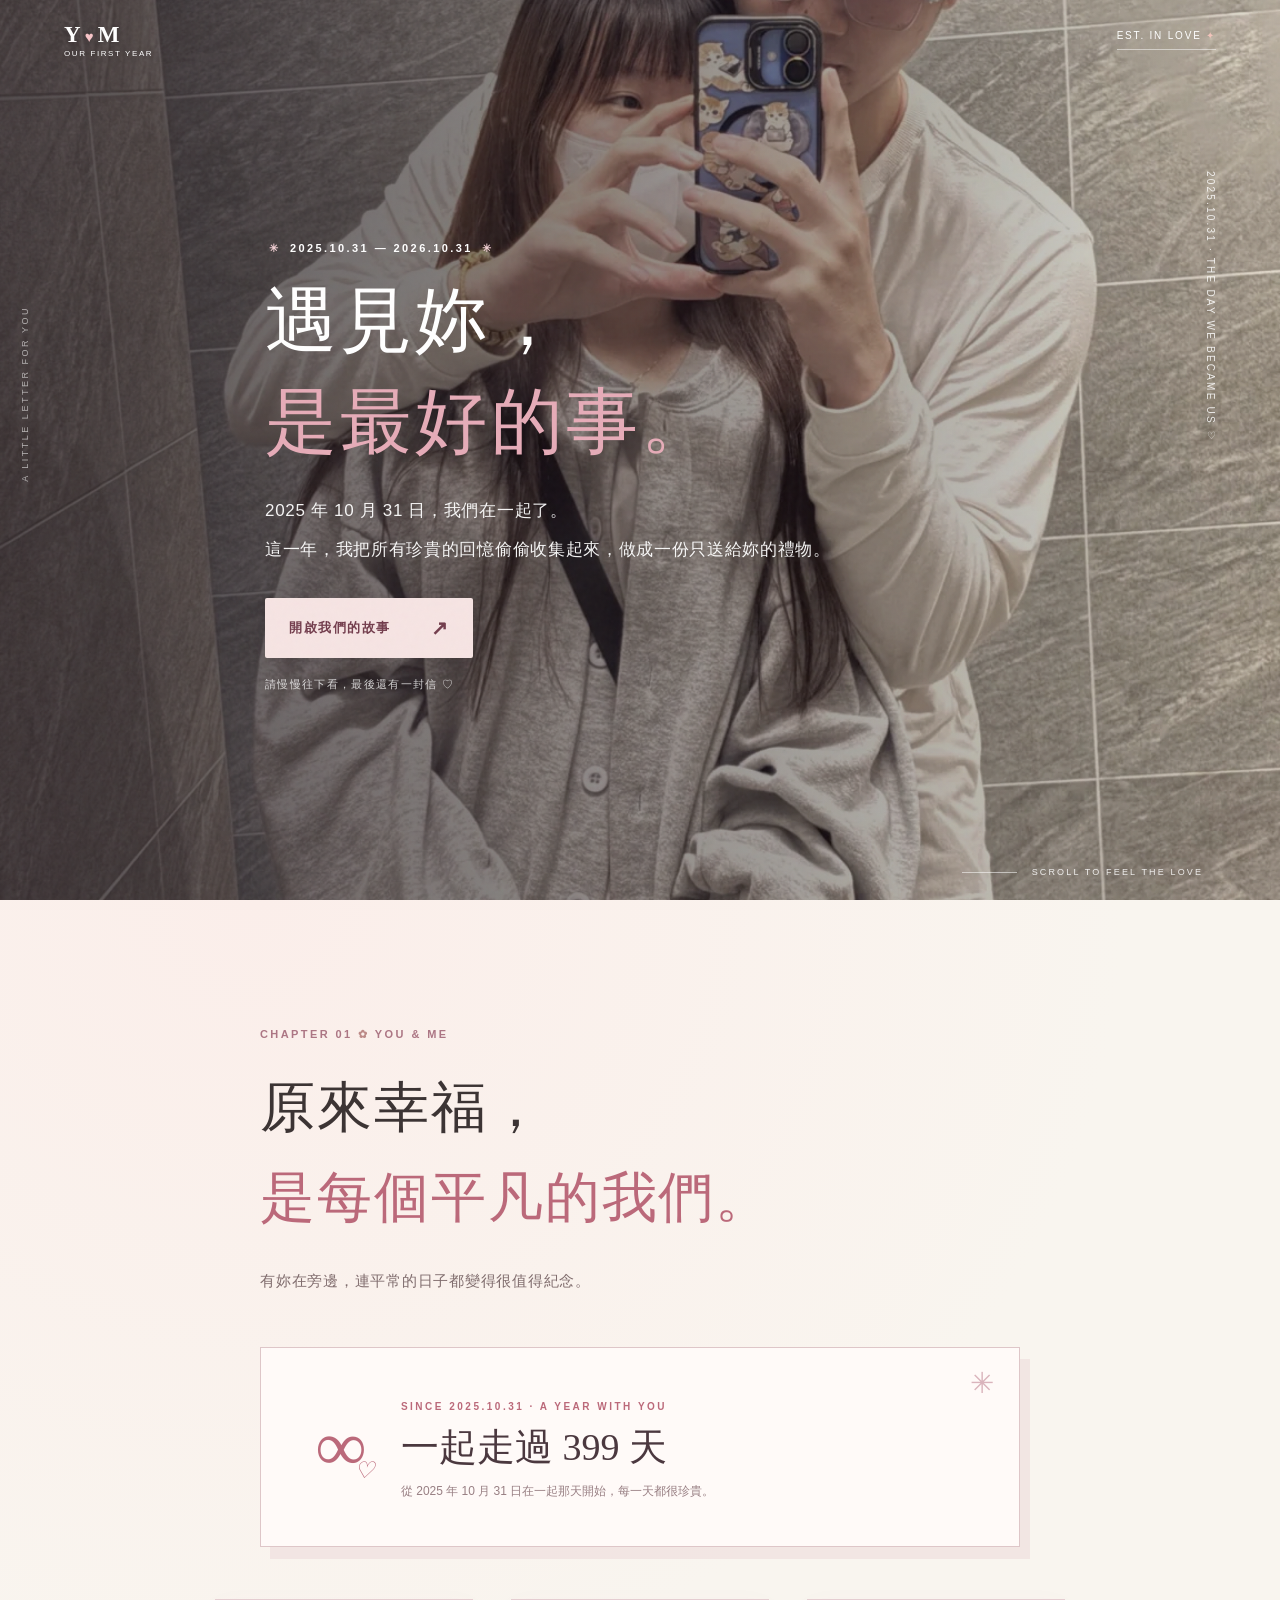
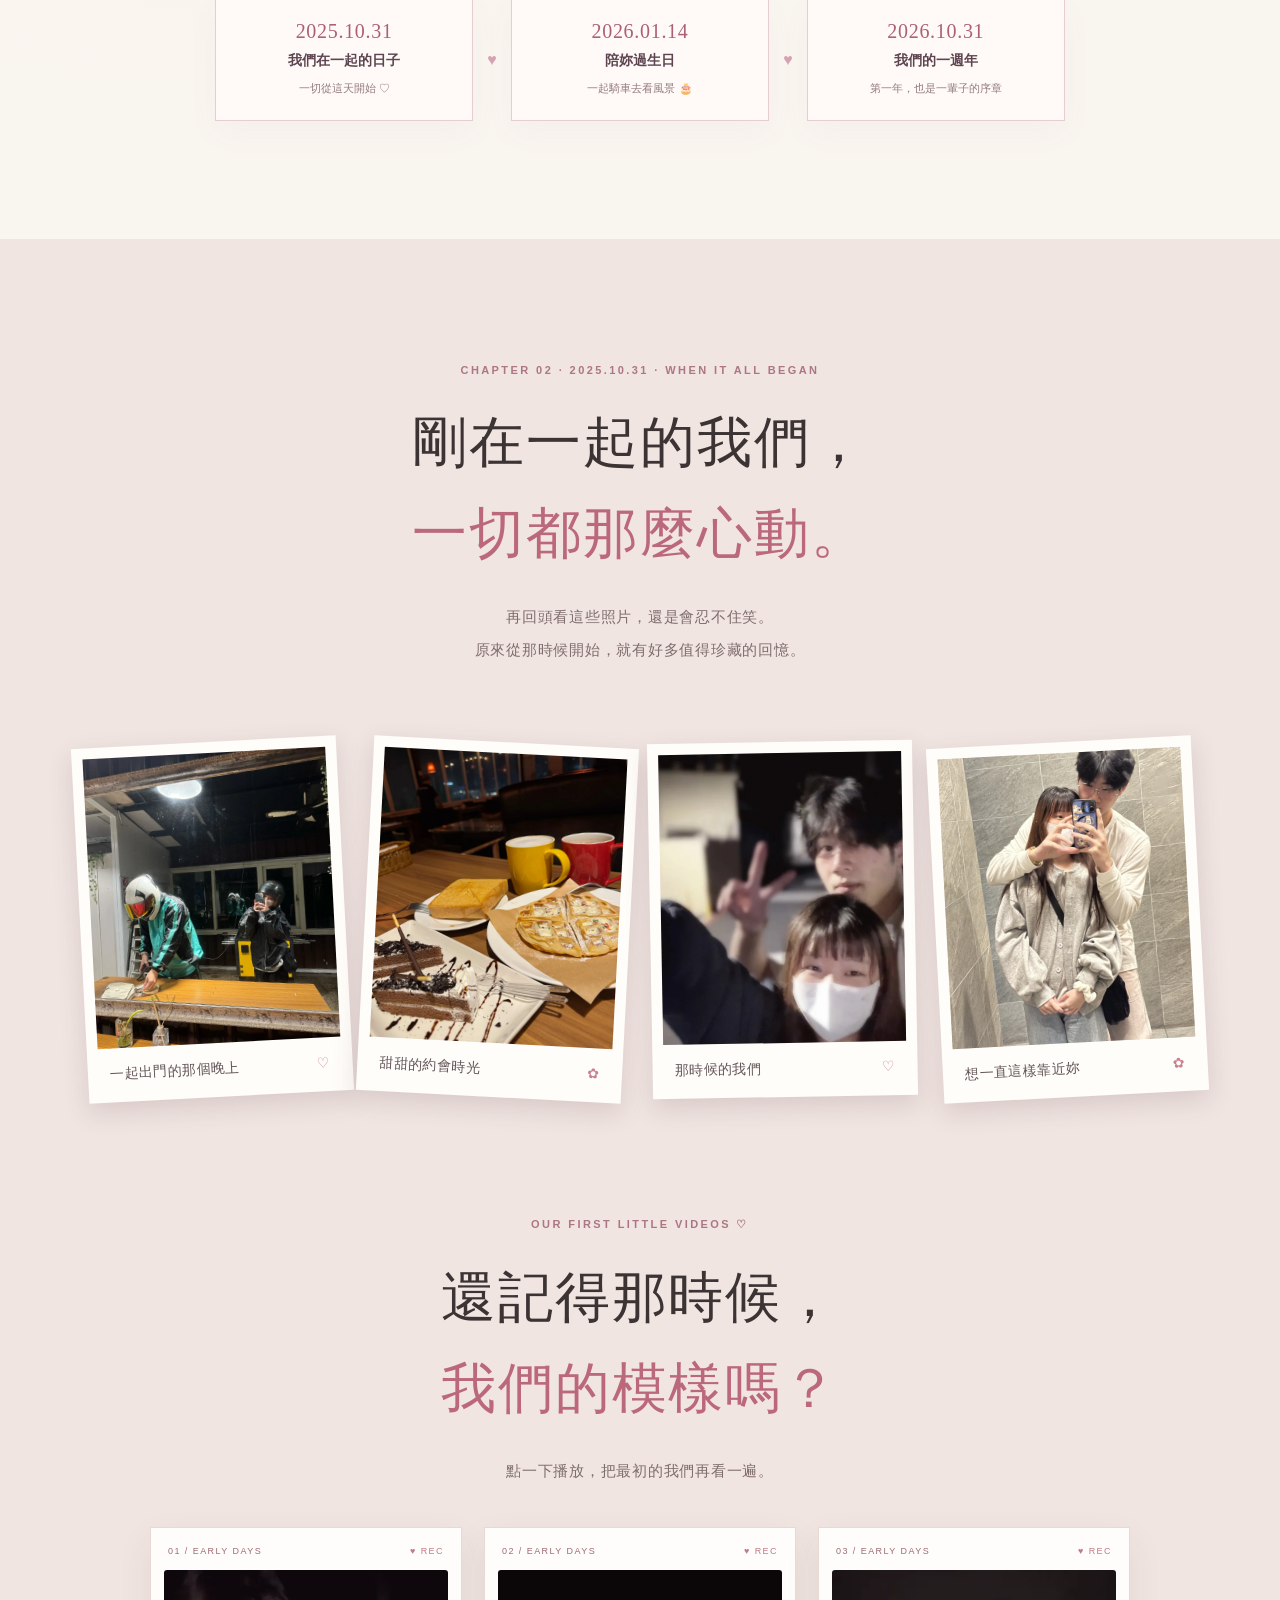
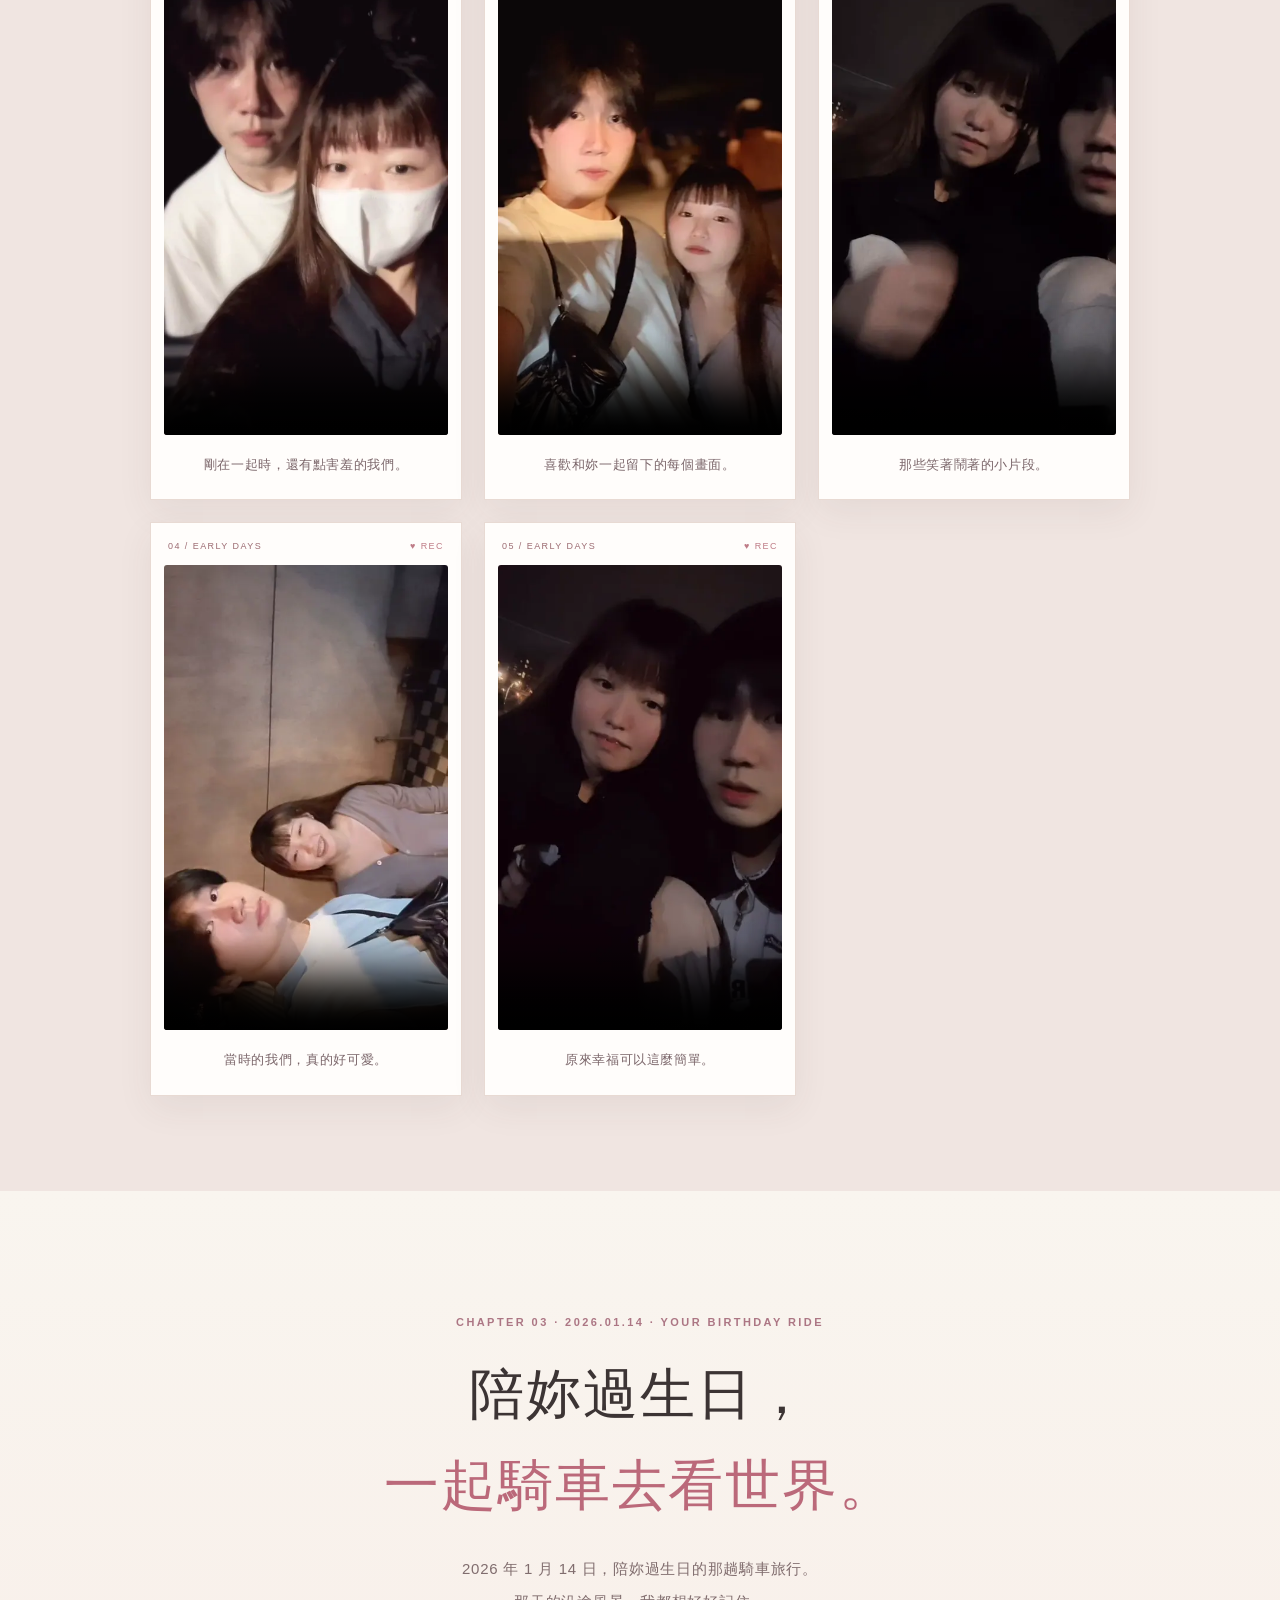
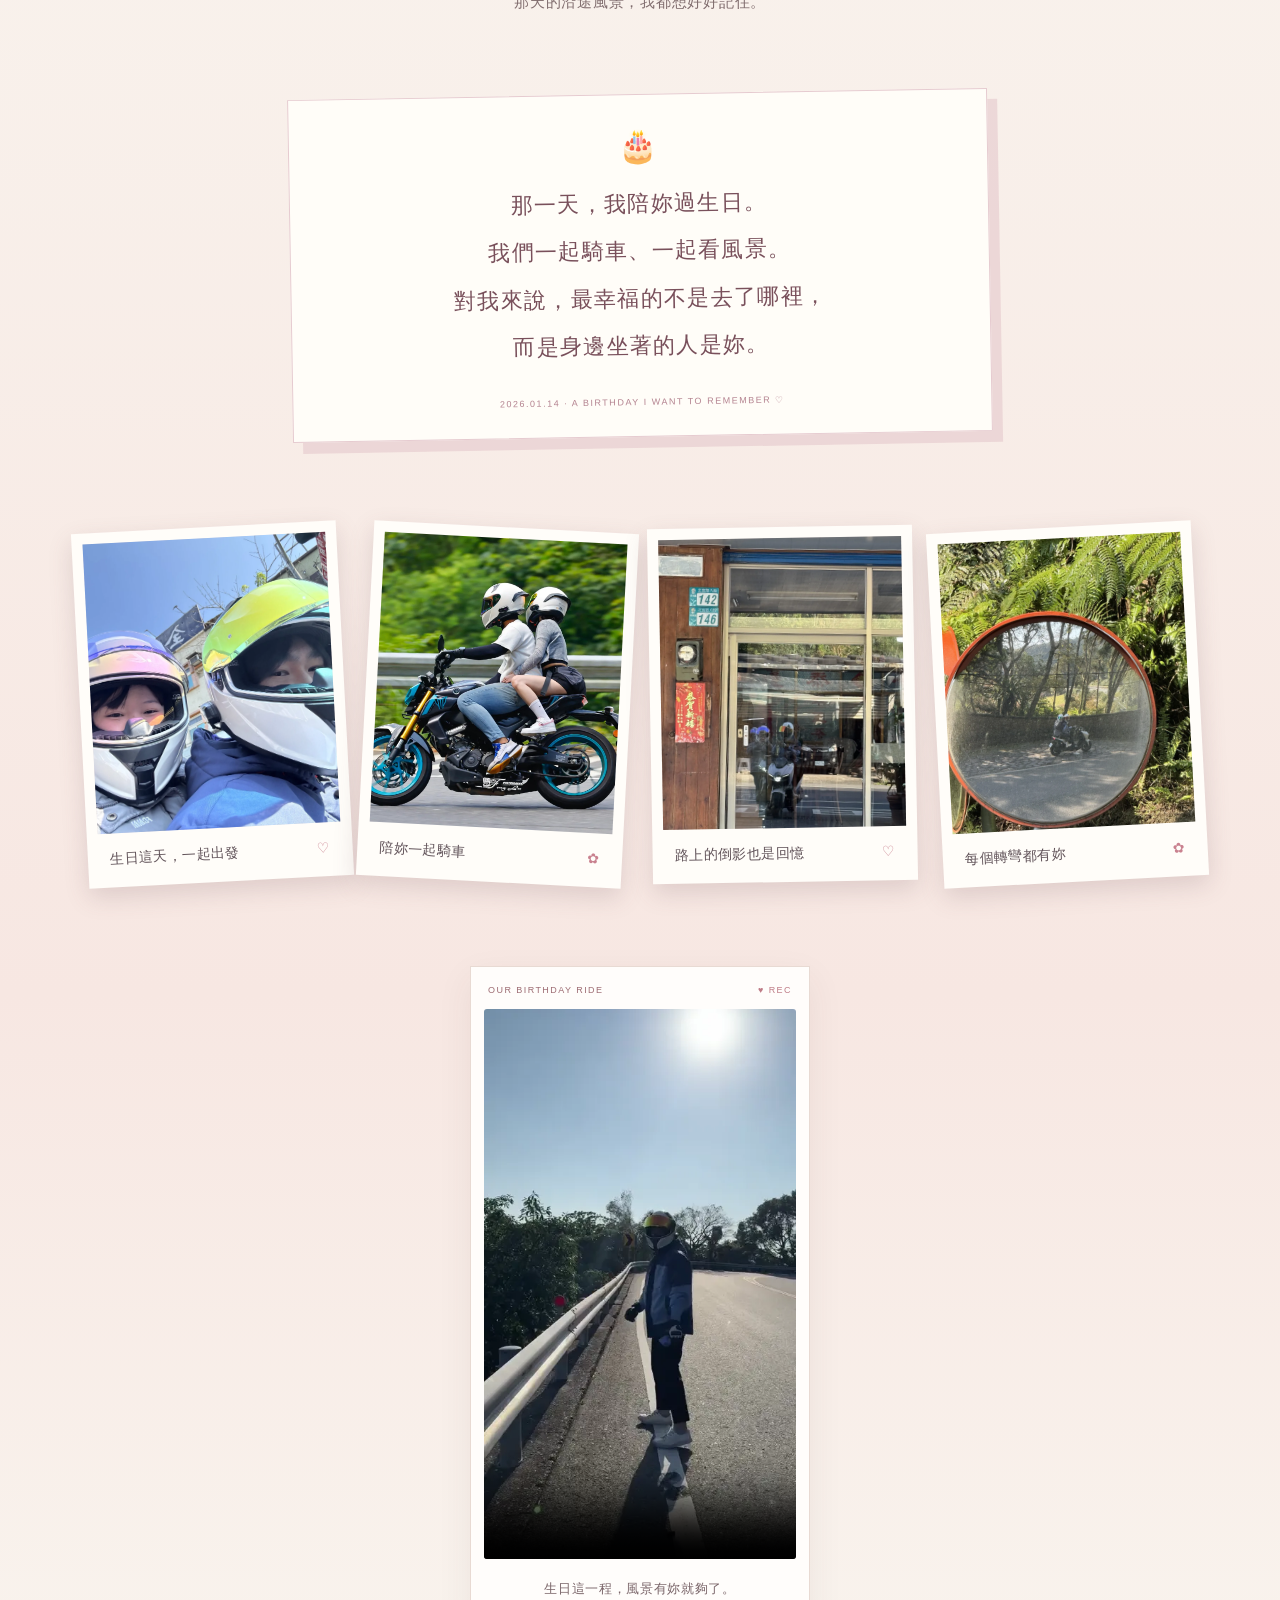
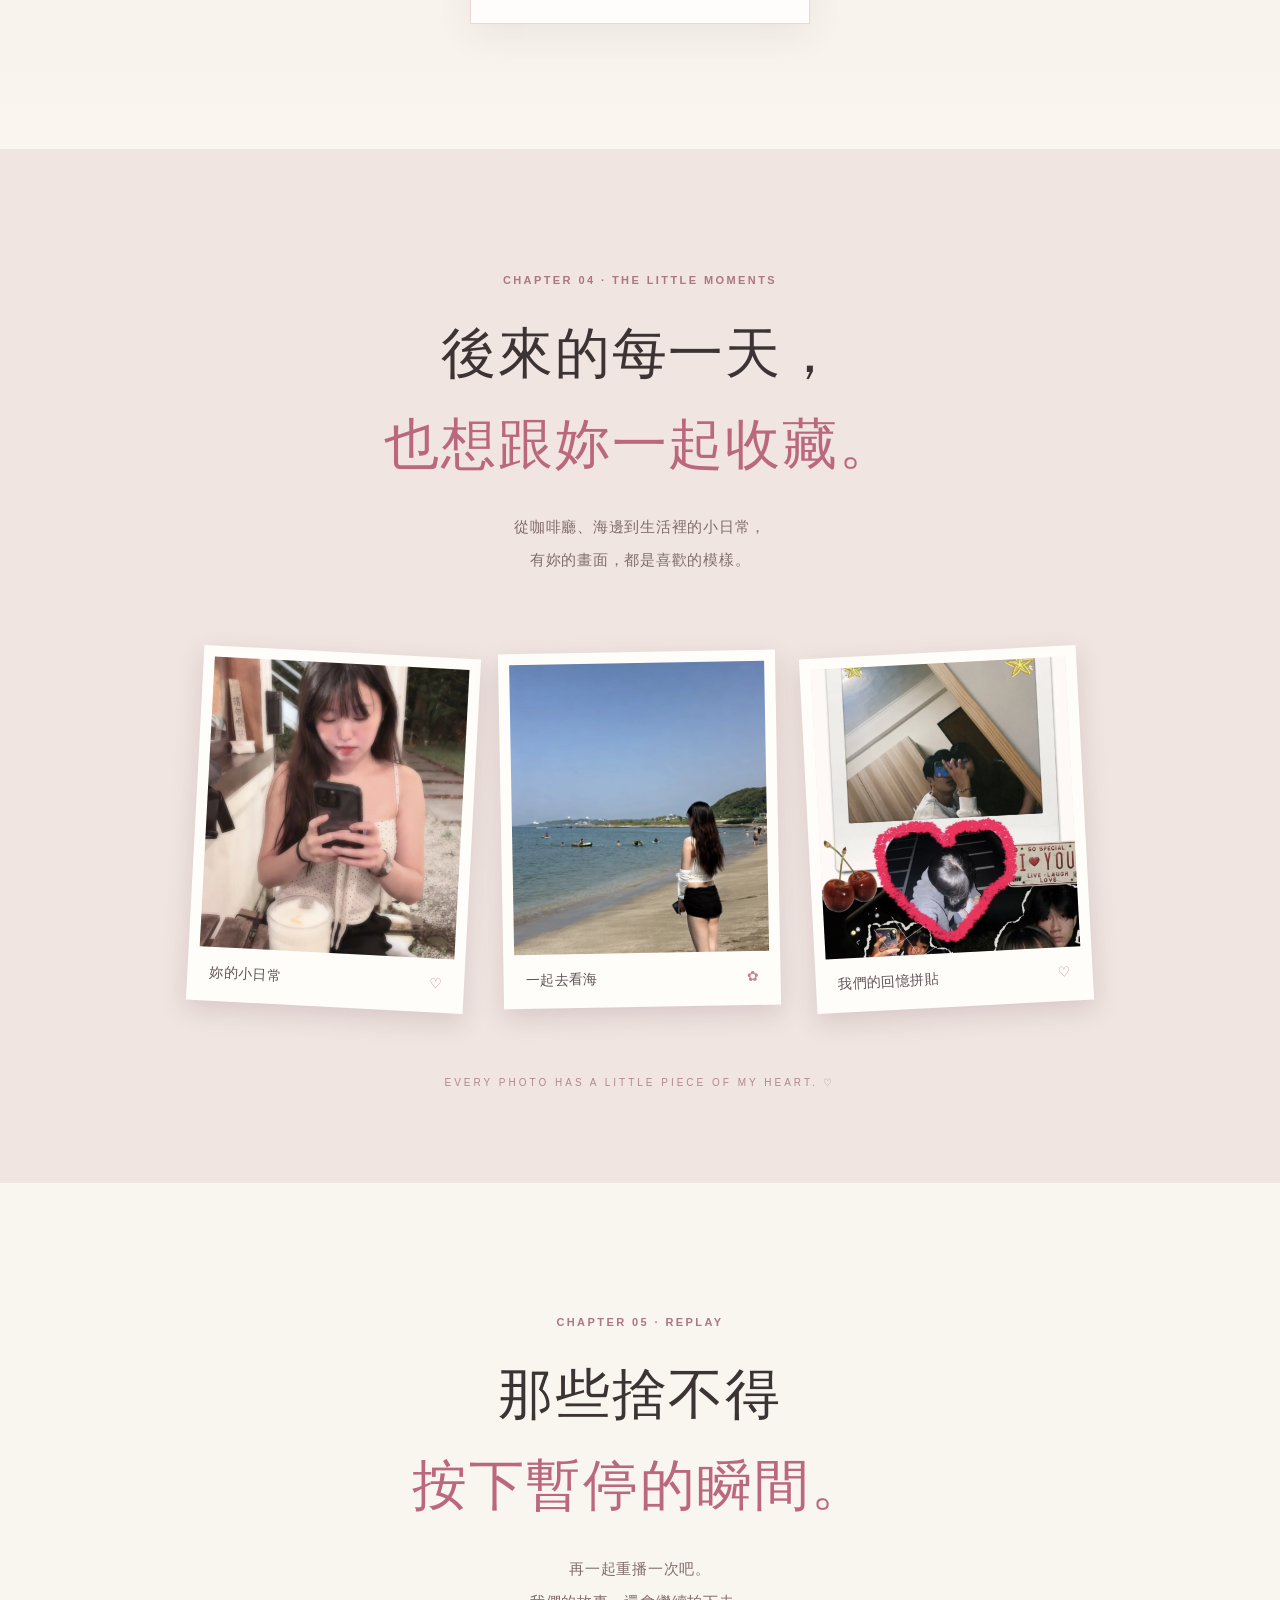
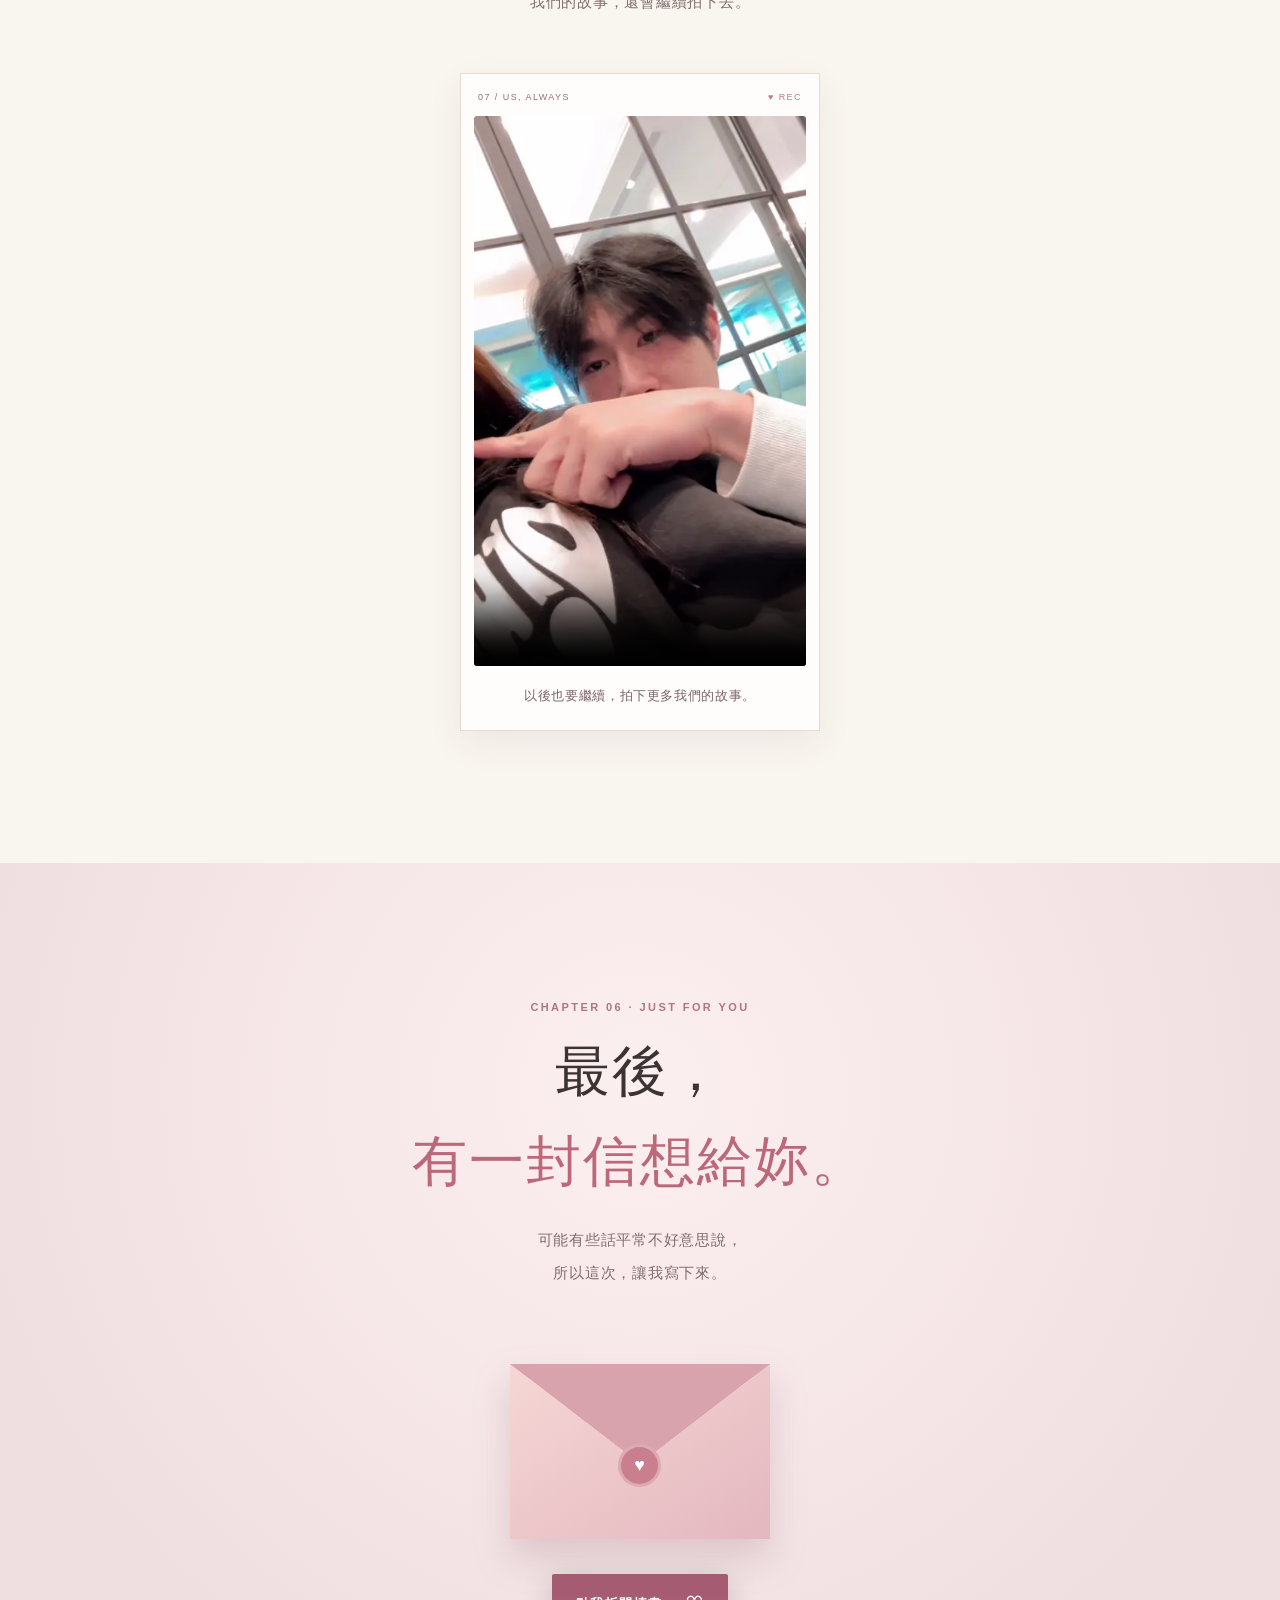
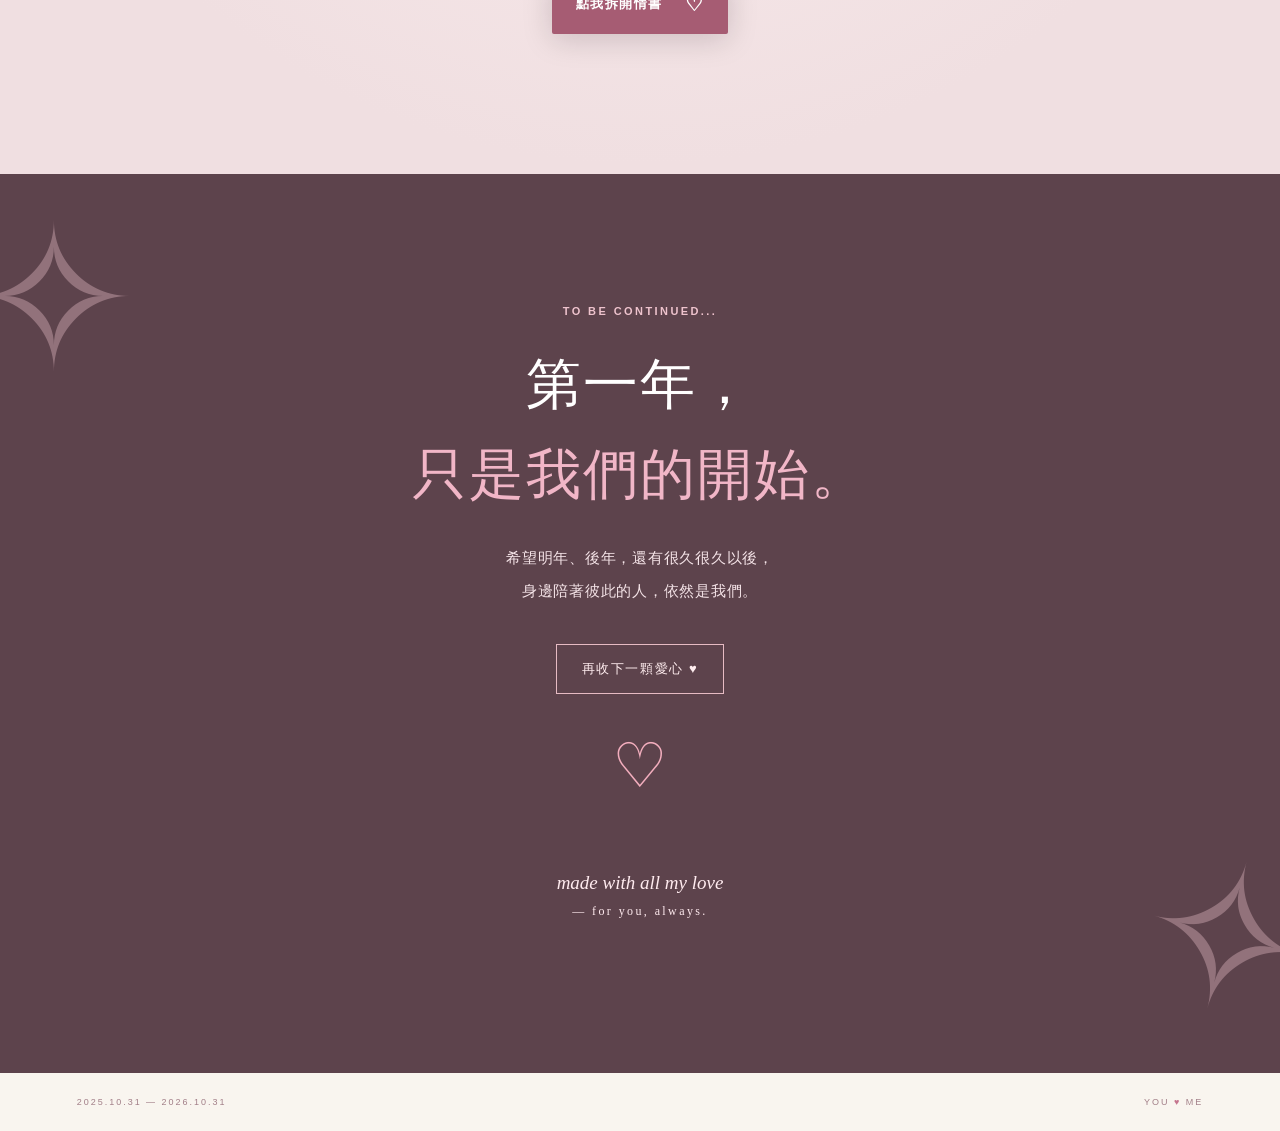
<file: index.html>
<!doctype html>
<html lang="zh-Hant">
<head>
  <meta charset="UTF-8" />
  <meta name="viewport" content="width=device-width, initial-scale=1.0, viewport-fit=cover" />
  <meta name="theme-color" content="#f8f2ed" />
  <meta name="description" content="有一份小小的禮物，想送給最特別的妳。" />
  <meta property="og:title" content="To My Favorite Person · 一週年快樂" />
  <meta property="og:description" content="一封只想寫給妳的情書。" />
  <meta property="og:type" content="website" />
  <title>To My Favorite Person — 一週年快樂</title>
  <link rel="preload" as="image" href="assets/first-mirror.webp" />
  <link rel="stylesheet" href="style.css" />
  <script defer src="config.js"></script>
  <script defer src="script.js"></script>
</head>
<body>
  <div class="grain" aria-hidden="true"></div>
  <header class="site-header">
    <a href="#home" class="wordmark" aria-label="回到首頁">Y<span class="logo-heart">♥</span>M <small>our first year</small></a>
    <span class="header-stamp">EST. IN LOVE <span aria-hidden="true">✦</span></span>
  </header>
  <main>
    <section id="home" class="hero" aria-label="一週年紀念禮物">
      <div class="hero-side-note" aria-hidden="true">A LITTLE LETTER FOR YOU</div>
      <div class="hero-photo-wrap">
        <img class="hero-photo" src="assets/first-mirror.webp" alt="剛在一起時，鏡子前兩人的合照" fetchpriority="high" />
        <div class="hero-photo-shade"></div>
        <div class="photo-date">2025.10.31 · THE DAY WE BECAME US ♡</div>
      </div>
      <div class="hero-text">
        <p class="eyebrow"><span class="star">✳</span> 2025.10.31 — 2026.10.31 <span class="star">✳</span></p>
        <h1>遇見妳，<br><em>是最好的事。</em></h1>
        <p class="intro-copy">2025 年 10 月 31 日，我們在一起了。<br>這一年，我把所有珍貴的回憶偷偷收集起來，做成一份只送給妳的禮物。</p>
        <button type="button" class="primary-button" id="enterButton">開啟我們的故事 <span aria-hidden="true">↗</span></button>
        <p class="tiny-note">請慢慢往下看，最後還有一封信 ♡</p>
      </div>
      <div class="scroll-prompt"><span class="scroll-line"></span> scroll to feel the love</div>
    </section>

    <section class="chapter chapter-one" id="story">
      <div class="section-heading reveal">
        <p class="eyebrow">CHAPTER 01 <span class="small-flower">✿</span> YOU & ME</p>
        <h2>原來幸福，<br><em>是每個平凡的我們。</em></h2>
        <p>有妳在旁邊，連平常的日子都變得很值得紀念。</p>
      </div>
      <div class="count-panel reveal" aria-live="polite">
        <div class="count-symbol">∞ <span>♡</span></div>
        <div>
          <p class="count-label">SINCE 2025.10.31 · A YEAR WITH YOU</p>
          <p class="count-value" id="daysCount">一起走過一整年</p>
          <p class="count-sub" id="daysCaption">2025.10.31 是我們故事的開始。</p>
        </div>
        <span class="count-panel-star" aria-hidden="true">✳</span>
      </div>
      <div class="milestone-row reveal" aria-label="我們的重要紀念日">
        <div class="milestone"><time datetime="2025-10-31">2025.10.31</time><strong>我們在一起的日子</strong><span>一切從這天開始 ♡</span></div>
        <span class="milestone-link" aria-hidden="true">♥</span>
        <div class="milestone"><time datetime="2026-01-14">2026.01.14</time><strong>陪妳過生日</strong><span>一起騎車去看風景 🎂</span></div>
        <span class="milestone-link" aria-hidden="true">♥</span>
        <div class="milestone"><time datetime="2026-10-31">2026.10.31</time><strong>我們的一週年</strong><span>第一年，也是一輩子的序章</span></div>
      </div>
    </section>

    <section class="gallery-section beginnings-section" id="beginnings">
      <div class="section-heading reveal center-heading">
        <p class="eyebrow">CHAPTER 02 · 2025.10.31 · WHEN IT ALL BEGAN</p>
        <h2>剛在一起的我們，<br><em>一切都那麼心動。</em></h2>
        <p>再回頭看這些照片，還是會忍不住笑。<br>原來從那時候開始，就有好多值得珍藏的回憶。</p>
      </div>
      <div class="polaroid-grid beginning-grid">
        <button class="polaroid tilt-left reveal" data-full="assets/first-rain.webp" data-caption="一起出門的那個晚上" aria-label="放大照片：一起出門的那個晚上">
          <img src="assets/first-rain.webp" loading="lazy" alt="鏡子裡，兩人穿著雨衣與安全帽的合照" /><span>一起出門的那個晚上 <i>♡</i></span>
        </button>
        <button class="polaroid tilt-right reveal" data-full="assets/first-dessert.webp" data-caption="甜甜的約會時光" aria-label="放大照片：甜甜的約會時光">
          <img src="assets/first-dessert.webp" loading="lazy" alt="桌上的蛋糕、鬆餅與熱飲" /><span>甜甜的約會時光 <i>✿</i></span>
        </button>
        <button class="polaroid tilt-small reveal" data-full="assets/first-selfie.webp" data-caption="那時候的我們" aria-label="放大照片：那時候的我們">
          <img src="assets/first-selfie.webp" loading="lazy" alt="兩人一起比手勢的合照" /><span>那時候的我們 <i>♡</i></span>
        </button>
        <button class="polaroid tilt-left reveal" data-full="assets/first-mirror.webp" data-caption="想一直這樣靠近妳" aria-label="放大照片：想一直這樣靠近妳">
          <img src="assets/first-mirror.webp" loading="lazy" alt="鏡子前兩人依偎自拍的畫面" /><span>想一直這樣靠近妳 <i>✿</i></span>
        </button>
      </div>
      <div class="video-subsection">
        <div class="section-heading center-heading reveal">
          <p class="eyebrow">OUR FIRST LITTLE VIDEOS ♡</p>
          <h2>還記得那時候，<br><em>我們的模樣嗎？</em></h2>
          <p>點一下播放，把最初的我們再看一遍。</p>
        </div>
        <div class="video-grid video-five-grid">
        <div class="video-frame reveal">
          <div class="video-topline"><span>01 / EARLY DAYS</span><span>♥ REC</span></div>
          <video controls playsinline preload="none" poster="assets/start-01-poster.webp" aria-label="我們的回憶影片第 1 段">
            <source src="assets/start-01.mp4" type="video/mp4" />你的瀏覽器不支援影片播放。
          </video>
          <p>剛在一起時，還有點害羞的我們。</p>
        </div>
        <div class="video-frame reveal">
          <div class="video-topline"><span>02 / EARLY DAYS</span><span>♥ REC</span></div>
          <video controls playsinline preload="none" poster="assets/start-02-poster.webp" aria-label="我們的回憶影片第 2 段">
            <source src="assets/start-02.mp4" type="video/mp4" />你的瀏覽器不支援影片播放。
          </video>
          <p>喜歡和妳一起留下的每個畫面。</p>
        </div>
        <div class="video-frame reveal">
          <div class="video-topline"><span>03 / EARLY DAYS</span><span>♥ REC</span></div>
          <video controls playsinline preload="none" poster="assets/start-03-poster.webp" aria-label="我們的回憶影片第 3 段">
            <source src="assets/start-03.mp4" type="video/mp4" />你的瀏覽器不支援影片播放。
          </video>
          <p>那些笑著鬧著的小片段。</p>
        </div>
        <div class="video-frame reveal">
          <div class="video-topline"><span>04 / EARLY DAYS</span><span>♥ REC</span></div>
          <video controls playsinline preload="none" poster="assets/start-04-poster.webp" aria-label="我們的回憶影片第 4 段">
            <source src="assets/start-04.mp4" type="video/mp4" />你的瀏覽器不支援影片播放。
          </video>
          <p>當時的我們，真的好可愛。</p>
        </div>
        <div class="video-frame reveal">
          <div class="video-topline"><span>05 / EARLY DAYS</span><span>♥ REC</span></div>
          <video controls playsinline preload="none" poster="assets/start-05-poster.webp" aria-label="我們的回憶影片第 5 段">
            <source src="assets/start-05.mp4" type="video/mp4" />你的瀏覽器不支援影片播放。
          </video>
          <p>原來幸福可以這麼簡單。</p>
        </div>
        </div>
      </div>
    </section>

    <section class="birthday-section" id="birthday">
      <div class="section-heading center-heading reveal">
        <p class="eyebrow">CHAPTER 03 · 2026.01.14 · YOUR BIRTHDAY RIDE</p>
        <h2>陪妳過生日，<br><em>一起騎車去看世界。</em></h2>
        <p>2026 年 1 月 14 日，陪妳過生日的那趟騎車旅行。<br>那天的沿途風景，我都想好好記住。</p>
      </div>
      <div class="birthday-note reveal">
        <span class="birthday-cake" aria-hidden="true">🎂</span>
        <p>那一天，我陪妳過生日。<br>我們一起騎車、一起看風景。<br>對我來說，最幸福的不是去了哪裡，<br>而是身邊坐著的人是妳。</p>
        <span class="note-bottom">2026.01.14 · A BIRTHDAY I WANT TO REMEMBER ♡</span>
      </div>
      <div class="polaroid-grid birthday-grid">
        <button class="polaroid tilt-left reveal" data-full="assets/helmet-selfie.webp" data-caption="生日這天，一起出發" aria-label="放大照片：生日這天，一起出發">
          <img src="assets/helmet-selfie.webp" loading="lazy" alt="兩人戴著安全帽在藍天下的自拍" /><span>生日這天，一起出發 <i>♡</i></span>
        </button>
        <button class="polaroid tilt-right reveal" data-full="assets/ride.webp" data-caption="陪妳一起騎車" aria-label="放大照片：陪妳一起騎車">
          <img src="assets/ride.webp" loading="lazy" alt="兩人一同騎乘機車的側面照片" /><span>陪妳一起騎車 <i>✿</i></span>
        </button>
        <button class="polaroid tilt-small reveal" data-full="assets/reflection.webp" data-caption="路上的倒影也是回憶" aria-label="放大照片：路上的倒影也是回憶">
          <img src="assets/reflection.webp" loading="lazy" alt="玻璃反射出戴安全帽的兩人及機車" /><span>路上的倒影也是回憶 <i>♡</i></span>
        </button>
        <button class="polaroid tilt-left reveal" data-full="assets/mirror.webp" data-caption="每個轉彎都有妳" aria-label="放大照片：每個轉彎都有妳">
          <img src="assets/mirror.webp" loading="lazy" alt="道路反光鏡裡兩人騎車的合照" /><span>每個轉彎都有妳 <i>✿</i></span>
        </button>
      </div>
      <div class="feature-video reveal">
        <div class="video-frame">
          <div class="video-topline"><span>OUR BIRTHDAY RIDE</span><span>♥ REC</span></div>
          <video controls playsinline preload="none" poster="assets/clip-01-poster.webp" aria-label="生日騎車留下的影片">
            <source src="assets/clip-01.mp4" type="video/mp4" />你的瀏覽器不支援影片播放。
          </video>
          <p>生日這一程，風景有妳就夠了。</p>
        </div>
      </div>
    </section>

    <section class="gallery-section daily-section" id="memories">
      <div class="section-heading reveal center-heading">
        <p class="eyebrow">CHAPTER 04 · THE LITTLE MOMENTS</p>
        <h2>後來的每一天，<br><em>也想跟妳一起收藏。</em></h2>
        <p>從咖啡廳、海邊到生活裡的小日常，<br>有妳的畫面，都是喜歡的模樣。</p>
      </div>
      <div class="polaroid-grid daily-grid">
        <button class="polaroid tilt-right reveal" data-full="assets/cafe.webp" data-caption="妳的小日常" aria-label="放大照片：妳的小日常">
          <img src="assets/cafe.webp" loading="lazy" alt="咖啡廳裡低頭看手機的身影" /><span>妳的小日常 <i>♡</i></span>
        </button>
        <button class="polaroid tilt-small reveal" data-full="assets/sea.webp" data-caption="一起去看海" aria-label="放大照片：一起去看海">
          <img src="assets/sea.webp" loading="lazy" alt="在海邊看著海的身影" /><span>一起去看海 <i>✿</i></span>
        </button>
        <button class="polaroid tilt-left reveal" data-full="assets/scrapbook.webp" data-caption="我們的回憶拼貼" aria-label="放大照片：我們的回憶拼貼">
          <img src="assets/scrapbook.webp" loading="lazy" alt="兩人照片組成的拼貼相簿" /><span>我們的回憶拼貼 <i>♡</i></span>
        </button>
      </div>
      <p class="gallery-footnote" aria-hidden="true">EVERY PHOTO HAS A LITTLE PIECE OF MY HEART. ♡</p>
    </section>

    <section class="reels-section" id="videos">
      <div class="reels-intro reveal">
        <p class="eyebrow">CHAPTER 05 · REPLAY</p>
        <h2>那些捨不得<br><em>按下暫停的瞬間。</em></h2>
        <p>再一起重播一次吧。<br>我們的故事，還會繼續拍下去。</p>
      </div>
      <div class="video-grid single-video-grid">
        <div class="video-frame reveal">
          <div class="video-topline"><span>07 / US, ALWAYS</span><span>♥ REC</span></div>
          <video controls playsinline preload="none" poster="assets/clip-02-poster.webp" aria-label="我們的回憶影片第 7 段">
            <source src="assets/clip-02.mp4" type="video/mp4" />你的瀏覽器不支援影片播放。
          </video>
          <p>以後也要繼續，拍下更多我們的故事。</p>
        </div>
      </div>
    </section>

    <section class="letter-section" id="letter">
      <div class="letter-content reveal">
        <p class="eyebrow">CHAPTER 06 · JUST FOR YOU</p>
        <h2>最後，<br><em>有一封信想給妳。</em></h2>
        <p>可能有些話平常不好意思說，<br>所以這次，讓我寫下來。</p>
        <div class="letter-envelope" id="envelope" role="button" tabindex="0" aria-label="打開情書">
          <div class="envelope-back"><span class="envelope-card">TO MY FAVORITE PERSON<br><b>FOREVER & ALWAYS ♡</b></span></div>
          <div class="envelope-flap"></div>
          <div class="envelope-front"></div>
          <div class="envelope-seal">♥</div>
        </div>
        <button class="primary-button open-letter" id="openLetter">點我拆開情書 <span aria-hidden="true">♡</span></button>
      </div>
    </section>

    <section class="finale" id="finale">
      <div class="finale-inner reveal">
        <p class="eyebrow">TO BE CONTINUED...</p>
        <h2>第一年，<br><em>只是我們的開始。</em></h2>
        <p>希望明年、後年，還有很久很久以後，<br>身邊陪著彼此的人，依然是我們。</p>
        <button class="surprise-button" id="surpriseButton">再收下一顆愛心 ♥</button>
        <div class="final-heart" id="finalHeart" aria-hidden="true">♡</div>
        <p class="footer-sign">made with all my love <span>— for you, always.</span></p>
      </div>
    </section>
  </main>
  <footer class="site-footer"><span>2025.10.31 — 2026.10.31</span><span>YOU <b>♥</b> ME</span></footer>

  <dialog class="lightbox" id="photoDialog" aria-label="照片放大檢視">
    <button class="modal-close" id="closePhoto" aria-label="關閉照片">×</button>
    <img id="zoomImage" alt="回憶照片放大顯示" />
    <p id="zoomCaption"></p>
  </dialog>
  <dialog class="letter-dialog" id="letterDialog" aria-label="寫給妳的信">
    <button class="modal-close dark-close" id="closeLetter" aria-label="關閉情書">×</button>
    <div class="letter-paper">
      <p class="letter-overline">A LETTER TO YOU · ♡</p>
      <h3 id="letterTitle">親愛的妳：</h3>
      <div id="letterBody" class="letter-body"></div>
      <p class="letter-sign" id="letterSign">永遠喜歡妳的人 ♡</p>
      <div class="letter-bottom">OUR FIRST YEAR · AND COUNTING</div>
    </div>
  </dialog>
  <div id="heartsLayer" class="hearts-layer" aria-hidden="true"></div>
</body>
</html>
</file>
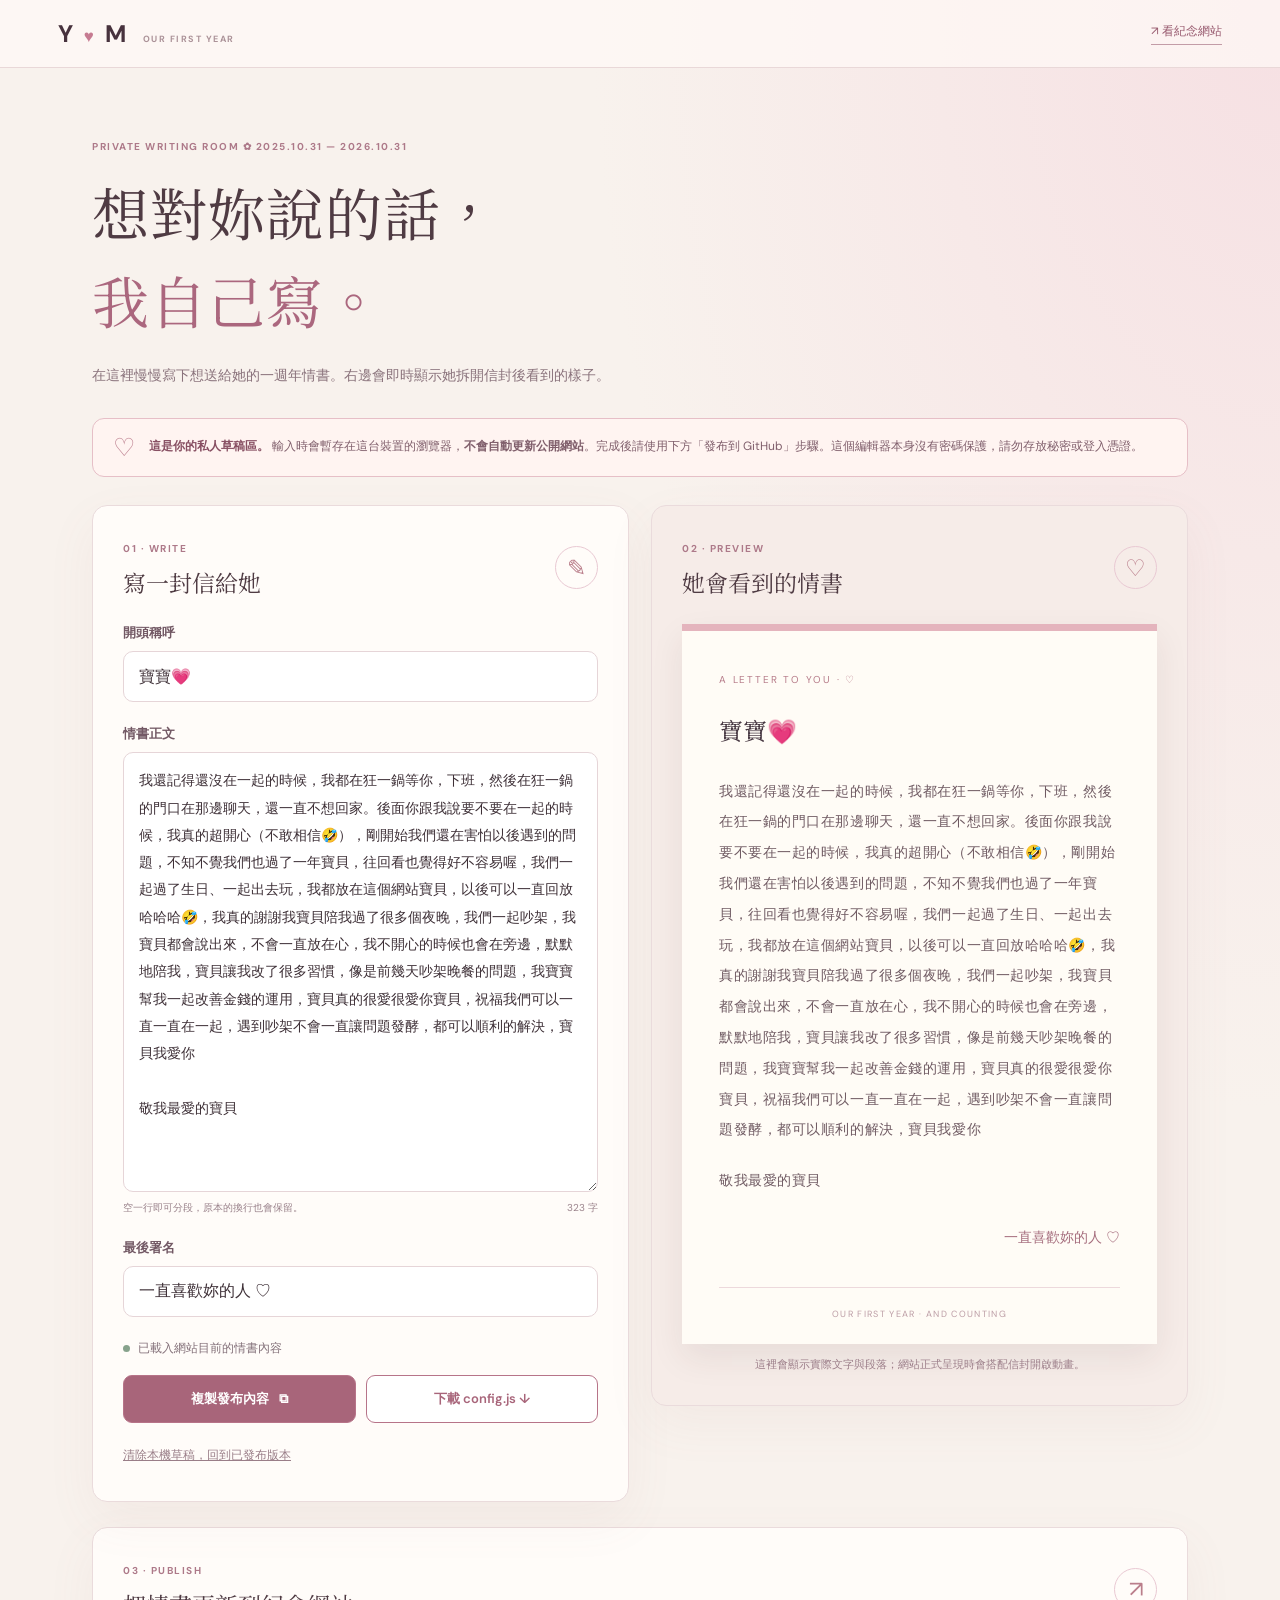
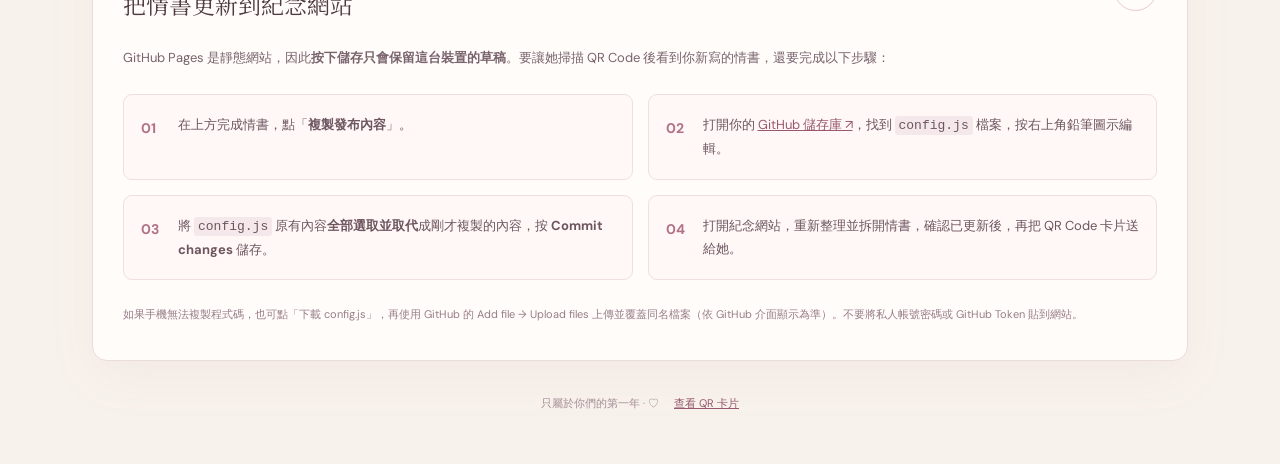
<file: editor.html>
<!doctype html>
<html lang="zh-Hant">
<head>
  <meta charset="UTF-8" />
  <meta name="viewport" content="width=device-width, initial-scale=1, viewport-fit=cover" />
  <meta name="theme-color" content="#f8f2ed" />
  <meta name="robots" content="noindex,nofollow" />
  <title>我的情書編輯室 ♡ 一週年紀念</title>
  <link rel="stylesheet" href="editor.css" />
  <script defer src="config.js"></script>
  <script defer src="editor.js"></script>
</head>
<body>
  <header class="editor-header">
    <a class="brand" href="index.html">Y <span>♥</span> M <small>OUR FIRST YEAR</small></a>
    <a class="back-link" href="index.html">↗ 看紀念網站</a>
  </header>

  <main class="page">
    <div class="page-intro">
      <p class="eyebrow">PRIVATE WRITING ROOM <span aria-hidden="true">✿</span> 2025.10.31 — 2026.10.31</p>
      <h1>想對妳說的話，<br><em>我自己寫。</em></h1>
      <p>在這裡慢慢寫下想送給她的一週年情書。右邊會即時顯示她拆開信封後看到的樣子。</p>
    </div>

    <div class="notice" role="note">
      <span class="notice-icon" aria-hidden="true">♡</span>
      <div><strong>這是你的私人草稿區。</strong> 輸入時會暫存在這台裝置的瀏覽器，<b>不會自動更新公開網站</b>。完成後請使用下方「發布到 GitHub」步驟。這個編輯器本身沒有密碼保護，請勿存放秘密或登入憑證。</div>
    </div>

    <div class="workspace">
      <section class="edit-card" aria-label="編輯情書">
        <div class="card-heading"><div><span class="eyebrow">01 · WRITE</span><h2>寫一封信給她</h2></div><span class="stamp">✎</span></div>
        <label for="letterTitle">開頭稱呼</label>
        <input id="letterTitle" maxlength="80" autocomplete="off" placeholder="親愛的妳：" />
        <label for="letterContent">情書正文</label>
        <textarea id="letterContent" maxlength="15000" spellcheck="false" rows="15" placeholder="把你想對她說的話寫在這裡……\n\n空一行就能分成新的一段。"></textarea>
        <div class="textarea-meta"><span>空一行即可分段，原本的換行也會保留。</span><span id="characterCount">0 字</span></div>
        <label for="letterSignature">最後署名</label>
        <input id="letterSignature" maxlength="100" autocomplete="off" placeholder="一直喜歡妳的人 ♡" />
        <div class="save-line" role="status" aria-live="polite"><span class="status-dot"></span><span id="saveStatus">準備開始寫信</span></div>
        <div class="action-row">
          <button id="copyButton" type="button" class="action primary">複製發布內容 <span aria-hidden="true">⧉</span></button>
          <button id="downloadButton" type="button" class="action secondary">下載 config.js ↓</button>
        </div>
        <button id="resetButton" type="button" class="text-button">清除本機草稿，回到已發布版本</button>
      </section>

      <section class="preview-card" id="preview" aria-label="情書即時預覽">
        <div class="card-heading"><div><span class="eyebrow">02 · PREVIEW</span><h2>她會看到的情書</h2></div><span class="stamp">♡</span></div>
        <div class="letter-sheet">
          <p class="letter-overline">A LETTER TO YOU · ♡</p>
          <h3 id="previewTitle"></h3>
          <div class="letter-copy" id="previewBody"></div>
          <p class="letter-sign" id="previewSignature"></p>
          <div class="letter-bottom">OUR FIRST YEAR · AND COUNTING</div>
        </div>
        <p class="preview-note">這裡會顯示實際文字與段落；網站正式呈現時會搭配信封開啟動畫。</p>
      </section>
    </div>

    <section class="publish-card" id="publish">
      <div class="card-heading"><div><span class="eyebrow">03 · PUBLISH</span><h2>把情書更新到紀念網站</h2></div><span class="stamp">↗</span></div>
      <p>GitHub Pages 是靜態網站，因此<b>按下儲存只會保留這台裝置的草稿</b>。要讓她掃描 QR Code 後看到你新寫的情書，還要完成以下步驟：</p>
      <ol>
        <li>在上方完成情書，點「<b>複製發布內容</b>」。</li>
        <li>打開你的 <a href="https://github.com/" target="_blank" rel="noopener noreferrer">GitHub 儲存庫 ↗</a>，找到 <code>config.js</code> 檔案，按右上角鉛筆圖示編輯。</li>
        <li>將 <code>config.js</code> 原有內容<b>全部選取並取代</b>成剛才複製的內容，按 <b>Commit changes</b> 儲存。</li>
        <li>打開紀念網站，重新整理並拆開情書，確認已更新後，再把 QR Code 卡片送給她。</li>
      </ol>
      <p class="publish-note">如果手機無法複製程式碼，也可點「下載 config.js」，再使用 GitHub 的 Add file → Upload files 上傳並覆蓋同名檔案（依 GitHub 介面顯示為準）。不要將私人帳號密碼或 GitHub Token 貼到網站。</p>
    </section>

    <footer>只屬於你們的第一年 · ♡ <a href="card.html">查看 QR 卡片</a></footer>
  </main>
</body>
</html>
</file>
<file: style.css>
:root{--paper:#f9f5ef;--paper2:#fffdf9;--ink:#3c3434;--muted:#8d7474;--rose:#bb697a;--rose-dark:#984d62;--blush:#f2dfdf;--line:#e9dcda;--serif:Georgia,'Times New Roman','Noto Serif TC','Songti TC',serif;--ui:-apple-system,BlinkMacSystemFont,'PingFang TC','Microsoft JhengHei',sans-serif}
*{box-sizing:border-box}html{scroll-behavior:smooth;scroll-padding-top:70px}body{margin:0;background:var(--paper);color:var(--ink);font-family:var(--ui);overflow-x:hidden}button{font:inherit;cursor:pointer}button:focus-visible,a:focus-visible,[role="button"]:focus-visible{outline:3px solid #a95d73;outline-offset:5px}img{max-width:100%;display:block}.grain{position:fixed;inset:0;pointer-events:none;z-index:100;opacity:.12;background-image:url("data:image/svg+xml,%3Csvg viewBox='0 0 180 180' xmlns='http://www.w3.org/2000/svg'%3E%3Cfilter id='n'%3E%3CfeTurbulence type='fractalNoise' baseFrequency='.83' numOctaves='3' stitchTiles='stitch'/%3E%3C/filter%3E%3Crect width='100%25' height='100%25' filter='url(%23n)' opacity='.23'/%3E%3C/svg%3E")}
.site-header{position:absolute;z-index:10;top:0;left:0;width:100%;display:flex;align-items:center;justify-content:space-between;padding:22px clamp(24px,5vw,72px)}.wordmark{text-decoration:none;color:#fff;font-family:var(--serif);font-size:23px;font-weight:bold;letter-spacing:.05em;white-space:nowrap;text-shadow:0 1px 8px #0003}.logo-heart{color:#f7c4c8;font-size:.65em;margin:0 3px}.wordmark small{font:500 8px var(--ui);letter-spacing:.2em;display:block;text-transform:uppercase;margin-top:1px}.header-stamp{color:white;font-size:10px;letter-spacing:.18em;border-bottom:1px solid #ffffff80;padding-bottom:8px}.header-stamp span{color:#f2c4bb}
.hero{min-height:100svh;position:relative;display:flex;align-items:end;isolation:isolate;background:#d8cfcb}.hero-photo-wrap{position:absolute;inset:0;z-index:-1;overflow:hidden}.hero-photo{width:100%;height:100%;object-fit:cover;object-position:center 43%;filter:saturate(.82)}.hero-photo-shade{position:absolute;inset:0;background:linear-gradient(180deg,rgba(31,25,37,.18) 0%,rgba(49,28,36,.06) 27%,rgba(38,30,34,.50) 58%,rgba(31,25,28,.88) 100%)}.photo-date{position:absolute;top:19%;right:5%;font-size:10px;color:#fff;letter-spacing:.22em;writing-mode:vertical-rl;opacity:.86}.hero-text{color:#fff;width:min(950px,100%);margin:auto;padding:140px clamp(24px,8vw,100px) max(100px,12vh)}.eyebrow{letter-spacing:.22em;font-weight:700;font-size:11px;line-height:1.5}.star{color:#f0ced2;padding:0 4px}.hero h1{font-family:var(--serif);font-weight:500;font-size:clamp(47px,9.6vw,88px);letter-spacing:.045em;line-height:1.4;margin:14px 0}.hero h1 em,.section-heading h2 em,.reels-intro h2 em,.letter-content h2 em,.finale h2 em{font-weight:400;font-style:normal;color:#e6acb8}.intro-copy{font-size:clamp(14px,2vw,17px);font-weight:400;line-height:2.25;opacity:.94;letter-spacing:.04em;margin:20px 0 29px}.primary-button{display:inline-flex;justify-content:center;align-items:center;gap:40px;border:0;border-radius:2px;background:#f6e4e3;color:#733d4d;padding:18px 24px;letter-spacing:.12em;font-size:13px;font-weight:650;box-shadow:0 5px 30px #160e192c;transition:transform .25s,background .25s}.primary-button:hover{transform:translateY(-3px);background:#fff4f0}.primary-button span{font-size:20px}.tiny-note{font-size:11px;opacity:.78;letter-spacing:.12em;margin-top:19px}.hero-side-note{position:absolute;left:20px;top:34%;font-size:9px;letter-spacing:.28em;writing-mode:vertical-rl;color:#fff9;transform:rotate(180deg)}.scroll-prompt{position:absolute;bottom:23px;right:clamp(25px,6vw,80px);font-size:9px;letter-spacing:.24em;color:#fffd;display:flex;align-items:center;gap:15px;text-transform:uppercase}.scroll-line{width:55px;height:1px;background:#fff8}
.chapter{padding:115px 24px 118px;position:relative}.chapter-one{background:radial-gradient(ellipse at 20% 0%,#fbeeea,transparent 60%),var(--paper)}.section-heading{text-align:left;max-width:760px;margin:0 auto 50px}.section-heading .eyebrow,.reels-intro .eyebrow,.letter-content .eyebrow,.finale .eyebrow{color:#ac7684}.small-flower{color:#bc8a87}.section-heading h2,.reels-intro h2,.letter-content h2,.finale h2{font-family:var(--serif);font-weight:normal;letter-spacing:.035em;font-size:clamp(33px,5vw,55px);line-height:1.65;margin:20px 0}.section-heading h2 em,.reels-intro h2 em,.letter-content h2 em,.finale h2 em{color:var(--rose)}.section-heading>p:last-child,.reels-intro>p:last-child,.letter-content>p:nth-child(3),.finale-inner>p:nth-child(3){color:#806d6e;font-size:15px;letter-spacing:.05em;line-height:2.2}.count-panel{max-width:760px;margin:auto;display:flex;align-items:center;gap:35px;padding:43px 55px;border:1px solid #dec6c8;background:#fffaf8;position:relative;box-shadow:10px 12px 0 #ecdada88}.count-symbol{font-family:var(--serif);font-style:italic;font-size:70px;color:var(--rose);line-height:1;position:relative}.count-symbol span{font-size:23px;position:absolute;bottom:0;right:-9px}.count-label{font-size:10px;letter-spacing:.25em;color:var(--rose);font-weight:700}.count-value{font-family:var(--serif);font-size:clamp(24px,4vw,38px);margin:8px 0;color:#4b383f}.count-sub{font-size:12px;color:#987f83;line-height:1.8;margin:0}.count-panel-star{position:absolute;right:25px;top:18px;font-size:29px;color:#dab4bc}
.gallery-section{background:#f0e5e1;padding:112px 20px 95px;overflow:hidden}.center-heading{text-align:center;margin-bottom:76px}.polaroid-grid{display:grid;grid-template-columns:repeat(3,minmax(0,1fr));align-items:start;gap:35px 29px;max-width:1000px;margin:0 auto}.polaroid{min-width:0;background:#fffdf9;border:0;padding:11px 11px 18px;box-shadow:0 9px 25px #6c48532e;transition:transform .3s,box-shadow .3s;text-align:left;display:block;color:#62545a}.polaroid img{width:100%;height:290px;object-fit:cover;background:#e9d7d3}.polaroid:nth-child(1) img{object-position:50% 50%}.polaroid:nth-child(3) img{object-position:65% 50%}.polaroid:nth-child(5) img{object-position:50% 53%}.polaroid span{display:flex;align-items:center;justify-content:space-between;font-family:var(--serif);letter-spacing:.03em;font-size:14px;padding:16px 11px 0;line-height:1.4}.polaroid i{color:#c9818f;font-style:normal}.tilt-left{--tilt:-3deg}.tilt-right{--tilt:3deg}.tilt-small{--tilt:-1deg}.polaroid.visible{transform:rotate(var(--tilt))}.polaroid.visible:hover{transform:translateY(-10px) rotate(0);box-shadow:0 18px 35px #6c485349}.gallery-footnote{text-align:center;margin:70px 0 0;color:#b08791;font:10px var(--ui);letter-spacing:.3em}
.reels-section{background:#f9f5ef;padding:120px 24px 132px}.reels-intro{text-align:center;margin:0 auto 55px}.video-grid{max-width:780px;margin:auto;display:grid;grid-template-columns:repeat(2,minmax(0,1fr));gap:26px}.video-frame{min-width:0;background:#fffdfb;padding:13px 13px 20px;border:1px solid #e8dad3;box-shadow:0 12px 34px #46363a12}.video-topline{display:flex;justify-content:space-between;gap:4px;font-size:9px;letter-spacing:.16em;color:#9d6c73;padding:5px 4px 14px}.video-topline span:last-child{color:#bf7c87}.video-frame video{width:100%;aspect-ratio:9/16;max-height:550px;object-fit:cover;background:#241e24;display:block;border-radius:3px}.video-frame>p{text-align:center;margin:19px 0 3px;color:#7b666a;font-size:13px;line-height:1.7;letter-spacing:.05em}
.letter-section{background:radial-gradient(circle at 50% 25%,#fceff0,#f0dfe1 72%);padding:125px 24px 140px;text-align:center}.letter-content h2{margin:10px 0}.letter-envelope{width:260px;height:175px;position:relative;margin:75px auto 35px;filter:drop-shadow(0 18px 17px #996b7840);transition:transform .25s;cursor:pointer;outline-offset:7px}.letter-envelope:hover{transform:translateY(-6px) rotate(-2deg)}.envelope-back{position:absolute;inset:0;background:#e2b9bc;border:1px solid #e4aeb5;overflow:hidden}.envelope-card{position:absolute;background:#fffaf4;left:18px;top:-4px;width:224px;height:126px;text-align:center;padding-top:27px;font:11px var(--serif);letter-spacing:.08em;color:#a16e7b}.envelope-card b{display:block;margin-top:17px;font:700 8px var(--ui);letter-spacing:.2em}.envelope-flap{position:absolute;top:0;left:0;width:0;height:0;border-left:130px solid transparent;border-right:130px solid transparent;border-top:100px solid #d9a3ae;z-index:3}.envelope-front{position:absolute;inset:0;clip-path:polygon(0 0,50% 57%,100% 0,100% 100%,0 100%);background:linear-gradient(145deg,#f6d6d5,#e3b8bf);z-index:4}.envelope-seal{position:absolute;width:43px;height:43px;background:#c97f8e;color:#fff;border-radius:50%;display:grid;place-items:center;top:80px;left:108px;z-index:5;font-size:18px;border:3px solid #ffffff55}.open-letter{background:#a65c73;color:white;gap:22px}.open-letter:hover{background:#8a425b}.finale{padding:118px 24px 135px;text-align:center;background:#5d434c;color:white;position:relative;overflow:hidden}.finale:before,.finale:after{content:'✧';position:absolute;color:#f5cbd4;opacity:.35;font-size:200px;top:1%;left:-30px;font-family:var(--serif)}.finale:after{top:auto;left:auto;bottom:2%;right:-30px;transform:rotate(15deg)}.finale .eyebrow{color:#eec3cd}.finale h2{color:#fff}.finale h2 em{color:#f1b6c7}.finale-inner>p:nth-child(3){color:#f5e4e8}.surprise-button{border:1px solid #e6bbc3;background:transparent;color:#ffedef;letter-spacing:.12em;padding:15px 25px;margin-top:22px;font-size:13px;transition:background .2s}.surprise-button:hover{background:#ffffff20}.final-heart{font:62px var(--serif);color:#f3aebe;margin:35px auto 15px}.heartbeat{animation:heartBeat .7s 2}.footer-sign{font:italic 19px var(--serif);color:#ffebef;margin-top:70px}.footer-sign span{display:block;font-size:12px;margin-top:10px;font-style:normal;letter-spacing:.2em}.site-footer{padding:24px 6vw;display:flex;justify-content:space-between;gap:10px;font-size:9px;letter-spacing:.22em;color:#a27f88;background:#f9f5ef}.site-footer b{color:#c5758e}
.reveal{opacity:0;transform:translateY(22px);transition:opacity .75s ease,transform .75s ease}.reveal.visible{opacity:1;transform:translateY(0)}.polaroid.visible{transform:rotate(var(--tilt))}
.lightbox,.letter-dialog{border:0;padding:0;max-width:calc(100vw - 24px);max-height:calc(100dvh - 24px);background:transparent;color:#fff;overflow:visible}.lightbox::backdrop,.letter-dialog::backdrop{background:#231920e8;backdrop-filter:blur(8px)}.lightbox{width:min(700px,calc(100vw - 32px));text-align:center}.lightbox img{max-width:100%;max-height:77dvh;object-fit:contain;margin:auto;box-shadow:0 14px 45px #0005}.lightbox>p{font-size:13px;letter-spacing:.1em}.modal-close{position:absolute;right:0;top:-48px;width:43px;height:43px;border:1px solid #fff7;border-radius:50%;background:#48394280;color:#fff;font:30px var(--ui);line-height:1;z-index:10}.letter-dialog{width:min(620px,calc(100vw - 28px));overflow:visible}.letter-paper{background:#fffcf6;color:#483943;border-radius:2px;padding:clamp(35px,7vw,70px) clamp(26px,7vw,75px) 32px;max-height:85dvh;overflow-y:auto;box-shadow:0 20px 70px #1c141766;border-top:8px solid #e4b4bd}.letter-overline{color:#b67b89;font-size:10px;letter-spacing:.22em;margin:0 0 30px}.letter-paper h3{font:normal clamp(23px,5vw,30px) var(--serif);margin-bottom:28px}.letter-body p{font-size:15px;line-height:2.25;letter-spacing:.045em;margin:0 0 21px;color:#705b63}.letter-sign{text-align:right;color:#a66e7e;margin:30px 0 0;font-size:15px}.letter-bottom{border-top:1px solid #edd9dc;padding-top:20px;font-size:9px;letter-spacing:.25em;color:#bc9da5;margin-top:40px;text-align:center}.hearts-layer{position:fixed;inset:0;pointer-events:none;z-index:150;overflow:hidden}.floating-heart{position:absolute;color:#e8a0b3;opacity:0;animation:floatUp 3.6s ease-out forwards;text-shadow:0 2px 8px #fff8}@keyframes floatUp{0%{transform:translateY(0) rotate(-10deg) scale(.7);opacity:0}15%{opacity:.9}80%{opacity:.9}100%{transform:translateY(-90vh) rotate(20deg) scale(1.2);opacity:0}}@keyframes heartBeat{0%,100%{transform:scale(1)}30%{transform:scale(1.32)}55%{transform:scale(.88)}75%{transform:scale(1.12)}}
@media(min-width:1050px){.hero-photo{object-position:center 42%}.hero-text{max-width:1100px}.hero h1{font-size:72px}.hero-photo-shade{background:linear-gradient(90deg,#1b131ac2 0%,#1b131a64 65%,#1b131a20 100%)}}
@media(max-width:760px){.site-header{padding:17px 22px}.wordmark{font-size:20px}.header-stamp{font-size:8px}.hero-photo{object-position:53% 40%}.hero-photo-shade{background:linear-gradient(180deg,#110e1329 0%,#110e1320 33%,#211c1c6b 59%,#211819eb 100%)}.hero-text{padding:120px 30px 105px}.hero h1{font-size:clamp(43px,10vw,63px);line-height:1.45}.hero-side-note{display:none}.intro-copy{font-size:13px}.chapter{padding:90px 26px}.section-heading{margin-bottom:40px}.section-heading h2,.reels-intro h2,.letter-content h2,.finale h2{font-size:clamp(30px,8vw,42px)}.section-heading>p:last-child,.reels-intro>p:last-child,.letter-content>p:nth-child(3),.finale-inner>p:nth-child(3){font-size:13px}.count-panel{padding:26px 24px;gap:24px}.count-symbol{font-size:54px}.count-panel-star{font-size:19px;right:12px}.gallery-section{padding:90px 18px}.center-heading{margin-bottom:52px}.polaroid-grid{grid-template-columns:repeat(2,minmax(0,1fr));gap:22px 15px}.polaroid{padding:7px 7px 14px}.polaroid img{height:230px}.polaroid span{font-size:11px;padding:12px 5px 0}.polaroid:nth-child(3) img{object-position:72% center}.polaroid:nth-child(5) img{object-position:center 48%}.reels-section{padding:90px 18px}.video-grid{gap:14px}.video-frame{padding:7px 7px 13px}.video-topline{font-size:7px;letter-spacing:.1em;padding:5px 1px 10px}.video-frame>p{font-size:11px}.letter-section{padding:95px 20px 110px}.finale{padding:95px 20px 110px}.gallery-footnote{font-size:8px;line-height:2}}
@media(max-width:380px){.hero-text{padding-left:22px;padding-right:22px}.hero h1{font-size:42px}.polaroid img{height:190px}.video-grid{gap:8px}.video-frame>p{font-size:10px}.video-topline{font-size:6px}.letter-envelope{transform:scale(.9);margin-top:55px;margin-bottom:15px}.letter-envelope:hover{transform:scale(.9) translateY(-5px)}}
@media(prefers-reduced-motion:reduce){html{scroll-behavior:auto}*,*::before,*::after{animation-duration:.01ms!important;transition-duration:.01ms!important}.reveal{opacity:1;transform:none}.polaroid.reveal{transform:none}}

/* 更新版：交往初期／生日騎車／日常照片分章 */
.beginning-grid,.birthday-grid{grid-template-columns:repeat(4,minmax(0,1fr));max-width:1120px;gap:20px}
.beginning-grid .polaroid img,.birthday-grid .polaroid img{height:290px}
.beginning-grid .polaroid:nth-child(3) img{object-position:center 45%}
.beginning-grid .polaroid:nth-child(4) img{object-position:center 40%}
.birthday-grid .polaroid:first-child img{object-position:center 45%}
.birthday-grid .polaroid:nth-child(2) img{object-position:center center}
.video-subsection{max-width:1050px;margin:120px auto 0}
.video-subsection .section-heading{margin-bottom:40px}
.video-five-grid{max-width:980px;grid-template-columns:repeat(3,minmax(0,1fr));gap:22px}
.video-five-grid .video-frame video{max-height:465px}
.video-five-grid .video-frame:nth-child(4){grid-column:1 / 2}
.video-five-grid .video-frame:nth-child(5){grid-column:2 / 3}
.birthday-section{background:linear-gradient(180deg,#f9f5ef 0%,#f7e7e2 65%,#f9f5ef 100%);padding:112px 20px 125px;overflow:hidden}
.birthday-note{max-width:700px;margin:0 auto 90px;text-align:center;background:#fffdf8;border:1px solid #e6cbd0;box-shadow:10px 11px 0 #e7cdd0aa;padding:32px 22px 27px;transform:rotate(-1deg)}
.birthday-note.visible{transform:rotate(-1deg)}
.birthday-cake{display:block;font-size:32px}
.birthday-note p{font-family:var(--serif);font-size:clamp(16px,2.6vw,22px);line-height:2.15;letter-spacing:.06em;color:#79505b;margin:15px 0 22px}
.note-bottom{font-size:9px;letter-spacing:.17em;color:#b48390}
.feature-video{max-width:340px;margin:85px auto 0}
.feature-video .video-frame{max-width:340px}
.feature-video .video-frame video{height:auto}
.daily-section{background:#f0e5e1}
.daily-grid{max-width:890px}
.single-video-grid{grid-template-columns:minmax(0,360px);justify-content:center}
.hero-photo{object-position:center 38%}
@media(max-width:900px){.beginning-grid,.birthday-grid{grid-template-columns:repeat(2,minmax(0,1fr));max-width:600px;gap:22px}.video-five-grid{grid-template-columns:repeat(2,minmax(0,1fr));max-width:620px}.video-five-grid .video-frame:nth-child(4),.video-five-grid .video-frame:nth-child(5){grid-column:auto}}
@media(max-width:760px){.hero-photo{object-position:52% 35%}.beginning-grid .polaroid img,.birthday-grid .polaroid img{height:235px}.video-subsection{margin:90px auto 0}.video-five-grid{gap:14px}.birthday-section{padding:90px 18px}.birthday-note{margin:0 8px 65px;padding:22px 13px}.birthday-note p{font-size:15px}.feature-video{margin-top:70px}}
@media(max-width:380px){.beginning-grid .polaroid img,.birthday-grid .polaroid img{height:190px}.birthday-note p{font-size:13px}}
@media(prefers-reduced-motion:reduce){.birthday-note.reveal,.birthday-note.visible{transform:none}}

/* 真正的紀念日：2025.10.31 / 2026.01.14 / 2026.10.31 */
.milestone-row{max-width:850px;margin:52px auto 0;display:flex;align-items:center;justify-content:center;gap:14px;text-align:center}.milestone{flex:1;min-width:0;display:flex;flex-direction:column;gap:9px;padding:20px 10px 23px;border:1px solid #e5cdd1;background:#fffaf8;box-shadow:0 12px 30px #aa72860b}.milestone time{font-family:var(--serif);color:#ac6075;font-size:clamp(14px,2.4vw,20px);letter-spacing:.035em}.milestone strong{font-weight:600;color:#5d4450;font-size:14px}.milestone span{font-size:11px;color:#947b80;line-height:1.65}.milestone-link{font-size:16px;color:#d6a3b2;flex:none}@media(max-width:640px){.milestone-row{gap:8px;align-items:stretch}.milestone{padding:18px 6px 16px;gap:7px}.milestone time{font-size:12px}.milestone strong{font-size:12px}.milestone span{font-size:10px}.milestone-link{align-self:center;font-size:11px}}@media(max-width:380px){.milestone-row{flex-direction:column;gap:8px}.milestone{width:100%}.milestone-link{transform:rotate(90deg)}}

/* 情書手寫時的段內換行也保留（來自編輯器，僅以 textContent 注入） */
.letter-body p{white-space:pre-line;overflow-wrap:anywhere}
.letter-sign{white-space:pre-line;overflow-wrap:anywhere}
</file>
<file: editor.css>
@import url('https://fonts.googleapis.com/css2?family=DM+Sans:wght@400;500;600;700&family=Noto+Serif+TC:wght@400;500;600&display=swap');
:root{font-family:'DM Sans','Noto Sans TC',-apple-system,BlinkMacSystemFont,'PingFang TC',sans-serif;color:#4f3b43;background:#f8f2ed;--rose:#a86379;--line:#eadbdc}*{box-sizing:border-box}html{scroll-behavior:smooth}body{margin:0;background:radial-gradient(ellipse at 100% 0,#f6e0e3 0,transparent 38%),#f8f2ed}button,input,textarea{font:inherit}button{cursor:pointer}a{color:#97596e}a:hover{text-decoration-thickness:2px}.editor-header{display:flex;justify-content:space-between;gap:16px;align-items:center;border-bottom:1px solid #e9d8d8;padding:18px clamp(20px,5vw,58px);background:#fffaf7b8}.brand{text-decoration:none;font-size:24px;letter-spacing:.1em;font-weight:700;color:#47323d}.brand span{color:#c67b91;font-size:17px}.brand small{font-size:9px;letter-spacing:.17em;margin-left:6px;color:#ab9298}.back-link{font-size:12px;text-decoration:none;border-bottom:1px solid #c39ca7;padding-bottom:4px;white-space:nowrap}.page{max-width:1140px;padding:clamp(28px,5vw,62px) 22px 40px;margin:auto}.page-intro{max-width:690px;margin-bottom:30px}.eyebrow{font-weight:700;letter-spacing:.15em;color:#ad7989;font-size:10px}.page-intro h1{font-family:'Noto Serif TC',serif;font-size:clamp(34px,5.1vw,57px);font-weight:400;line-height:1.55;margin:14px 0 18px;letter-spacing:.02em}.page-intro h1 em{color:#ab677e;font-style:normal}.page-intro>p:last-child{line-height:1.9;color:#8a737c;font-size:14px}.notice{display:flex;gap:14px;align-items:start;border:1px solid #e6bfc7;border-radius:12px;background:#fff4f1;padding:16px 20px;font-size:12px;line-height:1.85;color:#805f6c;margin-bottom:28px}.notice strong{color:#885063}.notice-icon{font-size:25px;color:#bd8090;line-height:1}.workspace{display:grid;grid-template-columns:minmax(0,1fr) minmax(0,1fr);gap:22px;align-items:start}.edit-card,.preview-card,.publish-card{border:1px solid var(--line);border-radius:15px;background:#fffcf9;box-shadow:0 18px 50px #986a7410;padding:clamp(20px,3vw,30px)}.card-heading{display:flex;align-items:center;justify-content:space-between;margin-bottom:25px;gap:10px}.card-heading .eyebrow{margin:0}.card-heading h2{font:400 23px 'Noto Serif TC',serif;margin:9px 0 0}.stamp{width:43px;height:43px;border:1px solid #e9c9d3;border-radius:50%;display:grid;place-items:center;color:#ba7e8b;font-size:23px;flex:none}.edit-card label{display:block;font-size:13px;font-weight:600;color:#725864;margin:23px 0 9px}.edit-card input,.edit-card textarea{display:block;width:100%;border:1px solid #e6d5d8;background:#fff;color:#3e3037;outline:none;border-radius:10px;padding:14px 15px;transition:border-color .2s,box-shadow .2s}.edit-card input:focus,.edit-card textarea:focus{border-color:#c67b93;box-shadow:0 0 0 3px #edd9de}.edit-card textarea{resize:vertical;line-height:1.95;min-height:300px;font-size:14px}.textarea-meta{display:flex;justify-content:space-between;gap:10px;font-size:10px;color:#99818a;margin-top:8px;line-height:1.6}.textarea-meta span:last-child{white-space:nowrap}.save-line{display:flex;align-items:center;gap:8px;margin:23px 0 18px;color:#837079;font-size:12px}.status-dot{width:7px;height:7px;flex:none;background:#87a28c;border-radius:50%}.action-row{display:flex;gap:10px;flex-wrap:wrap}.action{display:flex;gap:10px;justify-content:center;align-items:center;border-radius:9px;padding:13px 15px;border:1px solid #b77489;min-height:48px;font-size:13px;font-weight:600;flex:1}.primary{background:#a8657a;color:#fff}.primary:hover{background:#97566b}.secondary{background:#fff;color:#a8657a}.secondary:hover{background:#fef0f1}.action:focus-visible,.text-button:focus-visible{outline:3px solid #a8657a;outline-offset:3px}.text-button{margin-top:17px;font-size:12px;background:none;color:#9a7e88;border:0;text-decoration:underline;padding:7px 0}.preview-card{background:#f6ece8}.letter-sheet{background:#fffcf6;color:#483943;padding:clamp(24px,4vw,42px) clamp(20px,4vw,37px) 24px;box-shadow:0 14px 32px #3c252614;border-top:7px solid #e4b4bd;min-height:415px}.letter-overline{color:#b67b89;font-size:10px;letter-spacing:.18em;margin:0 0 25px}.letter-sheet h3{font:400 24px 'Noto Serif TC',serif;margin:0 0 26px;line-height:1.6;overflow-wrap:anywhere}.letter-copy p{font-size:14px;line-height:2.2;letter-spacing:.04em;margin:0 0 20px;color:#705b63;white-space:pre-line;overflow-wrap:anywhere}.letter-sign{text-align:right;color:#a66e7e;margin:32px 0 0;font-size:14px;white-space:pre-line;overflow-wrap:anywhere}.letter-bottom{border-top:1px solid #edd9dc;padding-top:20px;font-size:9px;letter-spacing:.15em;color:#bc9da5;margin-top:40px;text-align:center}.preview-note{font-size:11px;color:#9c7e89;line-height:1.8;text-align:center;margin-bottom:0}.publish-card{margin-top:25px;padding-bottom:24px}.publish-card>p{line-height:1.85;color:#79636e;font-size:13px}.publish-card ol{list-style:none;counter-reset:step;margin:24px 0;padding:0;display:grid;grid-template-columns:repeat(2,minmax(0,1fr));gap:15px}.publish-card li{counter-increment:step;background:#fff8f7;border:1px solid #f0dfe1;padding:18px 16px 18px 54px;border-radius:9px;position:relative;font-size:13px;line-height:1.8;color:#6d5560;overflow-wrap:anywhere}.publish-card li:before{content:counter(step,decimal-leading-zero);position:absolute;left:17px;top:21px;color:#b17187;font-weight:700;font-size:14px}.publish-card code{background:#f5e8eb;padding:2px 4px;border-radius:3px}.publish-note{font-size:11px!important;color:#987d89!important}footer{color:#a58d95;text-align:center;font-size:11px;padding:35px 0 15px}footer a{margin-left:12px}@media(max-width:780px){.workspace{grid-template-columns:1fr}.page{padding:28px 15px 35px}.edit-card,.preview-card,.publish-card{padding:22px 17px}.preview-card{margin-top:0}.publish-card ol{grid-template-columns:1fr}.brand small{display:none}.editor-header{padding:16px}.page-intro>p:last-child{font-size:13px}}@media(max-width:420px){.action{flex-basis:100%}.letter-sheet{padding:26px 21px 22px}.textarea-meta{font-size:10px}.page-intro h1{font-size:34px}}
</file>
